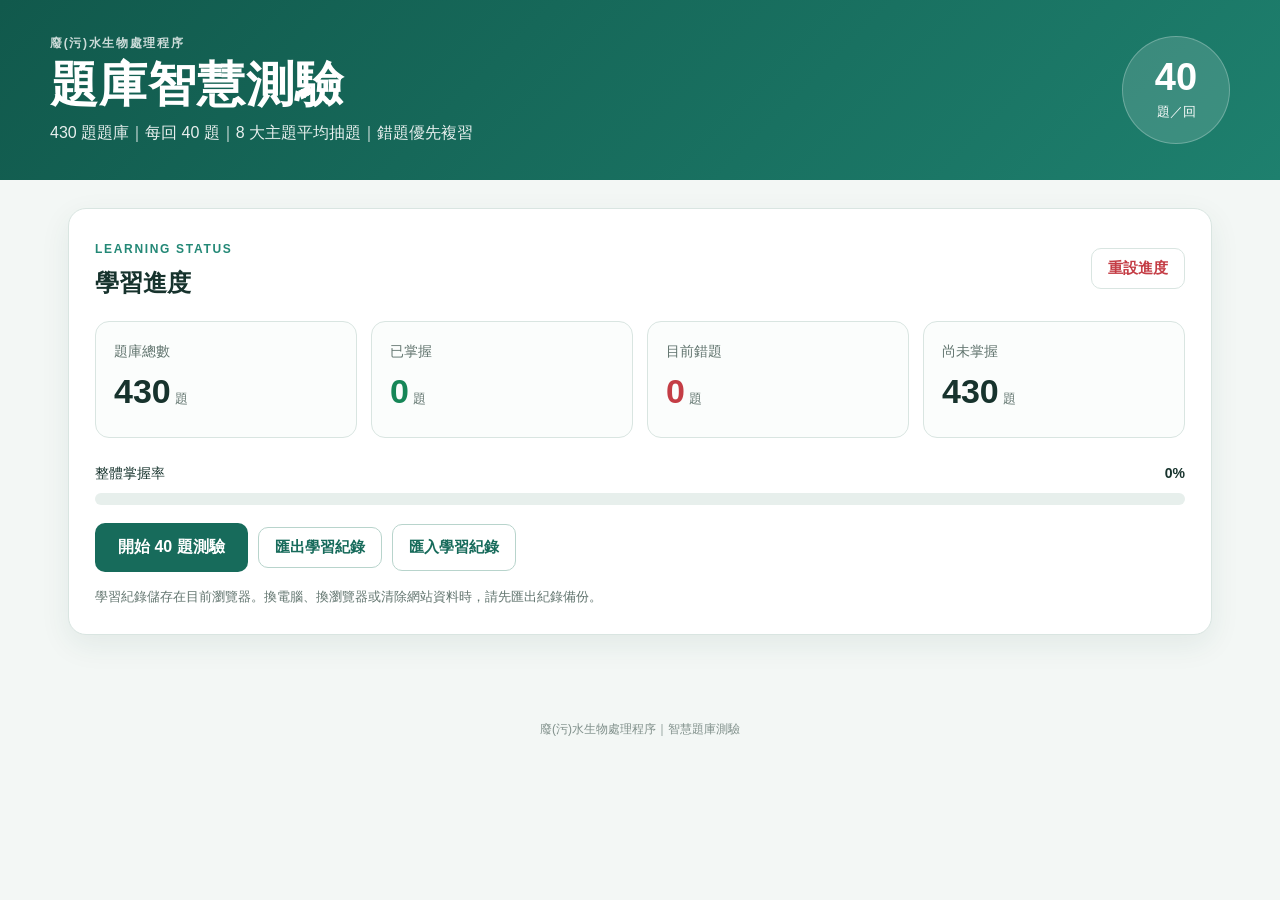
<file: index.html>
<!doctype html>
<html lang="zh-Hant">
<head>
  <meta charset="utf-8" />
  <meta name="viewport" content="width=device-width,initial-scale=1" />
  <meta name="theme-color" content="#176b5b" />
  <title>廢(污)水生物處理程序｜題庫測驗</title>
  <link rel="stylesheet" href="style.css" />
</head>
<body>
  <header class="hero">
    <div class="hero-inner">
      <div>
        <p class="eyebrow">廢(污)水生物處理程序</p>
        <h1>題庫智慧測驗</h1>
        <p class="subtitle">430 題題庫｜每回 40 題｜8 大主題平均抽題｜錯題優先複習</p>
      </div>
      <div class="hero-badge" aria-label="本回題數"><strong>40</strong><span>題／回</span></div>
    </div>
  </header>

  <main class="shell">
    <section id="dashboard" class="panel dashboard">
      <div class="section-head">
        <div><span class="kicker">LEARNING STATUS</span><h2>學習進度</h2></div>
        <button id="resetBtn" class="btn ghost danger-text" type="button">重設進度</button>
      </div>
      <div class="stats-grid">
        <div class="stat-card"><span>題庫總數</span><strong id="statTotal">430</strong><small>題</small></div>
        <div class="stat-card success"><span>已掌握</span><strong id="statMastered">0</strong><small>題</small></div>
        <div class="stat-card danger"><span>目前錯題</span><strong id="statWrong">0</strong><small>題</small></div>
        <div class="stat-card"><span>尚未掌握</span><strong id="statRemaining">430</strong><small>題</small></div>
      </div>
      <div class="progress-block">
        <div class="progress-row"><span>整體掌握率</span><strong id="masteryText">0%</strong></div>
        <div class="progress-track"><div id="masteryBar" class="progress-fill"></div></div>
      </div>
      <div class="dashboard-actions">
        <button id="startBtn" class="btn primary big" type="button">開始 40 題測驗</button>
        <button id="exportBtn" class="btn secondary" type="button">匯出學習紀錄</button>
        <label class="btn secondary file-btn">匯入學習紀錄<input id="importInput" type="file" accept="application/json,.json" /></label>
      </div>
      <p class="local-note">學習紀錄儲存在目前瀏覽器。換電腦、換瀏覽器或清除網站資料時，請先匯出紀錄備份。</p>
    </section>

    <section id="quizView" class="hidden">
      <div class="quiz-toolbar panel sticky">
        <div><span class="kicker">CURRENT QUIZ</span><h2>本回測驗 <span id="quizCount"></span></h2></div>
        <div class="quiz-status"><span id="answeredCount">已答 0 / 40</span><button id="submitTopBtn" class="btn primary" type="button">交卷</button></div>
      </div>
      <div class="quiz-layout">
        <aside class="panel navigator-wrap"><h3>題號</h3><div id="navigator" class="navigator"></div><div class="legend"><span><i class="dot done"></i>已作答</span><span><i class="dot todo"></i>未作答</span></div></aside>
        <div id="questionsContainer" class="questions"></div>
      </div>
      <div class="submit-zone panel"><p id="submitHint">完成後交卷，即可查看成績、答案與弱項分析。</p><button id="submitBtn" class="btn primary big" type="button">交卷並查看結果</button></div>
    </section>

    <section id="resultView" class="hidden">
      <div class="panel result-hero">
        <span class="kicker">RESULT</span><h2>本回測驗結果</h2>
        <div class="score-ring"><strong id="scorePct">0</strong><span>分</span></div>
        <div class="result-metrics">
          <div><strong id="correctCount">0</strong><span>答對</span></div>
          <div><strong id="wrongCount">0</strong><span>答錯</span></div>
          <div><strong id="blankCount">0</strong><span>未作答</span></div>
        </div>
      </div>

      <div class="panel analysis-panel">
        <div class="section-head"><div><span class="kicker">ANALYSIS</span><h2>答題分析與弱項</h2></div></div>
        <div id="analysisSummary" class="analysis-summary"></div>
        <div id="categoryAnalysis" class="category-analysis"></div>
        <div id="weaknessBox" class="weakness-box"></div>
      </div>

      <div class="section-head result-list-head"><div><span class="kicker">REVIEW</span><h2>逐題答案</h2></div><button id="nextRoundBtn" class="btn primary" type="button">下一回合</button></div>
      <div id="reviewContainer" class="review-list"></div>
      <div class="bottom-actions panel"><button id="nextRoundBottomBtn" class="btn primary big" type="button">進行下一回合</button><button id="homeBtn" class="btn secondary" type="button">回學習進度</button></div>
    </section>
  </main>

  <footer>廢(污)水生物處理程序｜智慧題庫測驗</footer>
  <script src="questions.js"></script>
  <script src="app.js"></script>
</body>
</html>
</file>
<file: style.css>
:root{--bg:#f3f7f5;--paper:#fff;--ink:#17332d;--muted:#62756f;--line:#d9e5e1;--primary:#176b5b;--primary2:#238876;--soft:#e8f5f0;--good:#168657;--goodbg:#eaf8f1;--bad:#c43d45;--badbg:#fff0f1;--warn:#a86a00;--warnbg:#fff7e5;--shadow:0 10px 30px rgba(25,74,63,.08);--radius:18px}
*{box-sizing:border-box}html{scroll-behavior:smooth}body{margin:0;background:var(--bg);color:var(--ink);font-family:-apple-system,BlinkMacSystemFont,"Segoe UI","Noto Sans TC","Microsoft JhengHei",sans-serif;line-height:1.65}.hero{background:linear-gradient(135deg,#11594c,#1e806e);color:#fff;padding:34px 20px}.hero-inner{max-width:1180px;margin:auto;display:flex;align-items:center;justify-content:space-between;gap:20px}.hero h1{font-size:clamp(30px,5vw,48px);line-height:1.1;margin:5px 0 8px;letter-spacing:.02em}.subtitle{margin:0;opacity:.9}.eyebrow,.kicker{font-size:12px;letter-spacing:.14em;font-weight:800;text-transform:uppercase}.eyebrow{opacity:.78;margin:0}.hero-badge{width:108px;height:108px;border-radius:50%;background:rgba(255,255,255,.14);border:1px solid rgba(255,255,255,.25);display:flex;flex-direction:column;align-items:center;justify-content:center;flex:none}.hero-badge strong{font-size:38px;line-height:1}.hero-badge span{font-size:13px;margin-top:5px}.shell{max-width:1180px;margin:28px auto 60px;padding:0 18px}.panel{background:var(--paper);border:1px solid var(--line);border-radius:var(--radius);box-shadow:var(--shadow)}.dashboard{padding:26px}.section-head{display:flex;justify-content:space-between;align-items:center;gap:16px;margin-bottom:18px}.section-head h2{margin:2px 0 0;font-size:24px}.kicker{color:var(--primary2)}.stats-grid{display:grid;grid-template-columns:repeat(4,1fr);gap:14px}.stat-card{padding:18px;border:1px solid var(--line);border-radius:14px;background:#fbfdfc}.stat-card span{display:block;color:var(--muted);font-size:14px}.stat-card strong{font-size:34px;margin-right:4px}.stat-card small{color:var(--muted)}.stat-card.success strong{color:var(--good)}.stat-card.danger strong{color:var(--bad)}.progress-block{margin:24px 0 18px}.progress-row{display:flex;justify-content:space-between;font-size:14px;margin-bottom:8px}.progress-track{height:12px;background:#e7efec;border-radius:999px;overflow:hidden}.progress-fill{height:100%;width:0;background:linear-gradient(90deg,var(--primary),#38a98f);transition:width .35s}.dashboard-actions{display:flex;gap:10px;flex-wrap:wrap;align-items:center}.btn{appearance:none;border:1px solid transparent;border-radius:10px;padding:10px 16px;font-size:15px;font-weight:750;cursor:pointer;transition:.18s;text-decoration:none;display:inline-flex;align-items:center;justify-content:center;gap:8px}.btn:hover{transform:translateY(-1px)}.btn.primary{background:var(--primary);color:#fff}.btn.primary:hover{background:#12594c}.btn.secondary{background:#fff;color:var(--primary);border-color:#b8d4cc}.btn.ghost{background:transparent;border-color:var(--line);color:var(--muted)}.btn.big{padding:13px 22px;font-size:16px}.danger-text{color:var(--bad)!important}.file-btn input{display:none}.local-note{margin:14px 0 0;color:var(--muted);font-size:13px}.hidden{display:none!important}.quiz-toolbar{padding:18px 20px;display:flex;justify-content:space-between;align-items:center;gap:15px;margin-bottom:16px}.quiz-toolbar h2{margin:2px 0 0}.sticky{position:sticky;top:8px;z-index:20}.quiz-status{display:flex;align-items:center;gap:12px;color:var(--muted);font-size:14px}.quiz-layout{display:grid;grid-template-columns:210px 1fr;gap:16px;align-items:start}.navigator-wrap{padding:18px;position:sticky;top:104px}.navigator-wrap h3{margin:0 0 12px}.navigator{display:grid;grid-template-columns:repeat(5,1fr);gap:7px}.nav-q{width:100%;aspect-ratio:1;border-radius:8px;border:1px solid #cfded9;background:#fff;color:var(--muted);cursor:pointer;font-weight:750}.nav-q.answered{background:var(--soft);border-color:#82b9aa;color:var(--primary)}.legend{display:flex;flex-direction:column;gap:6px;font-size:12px;color:var(--muted);margin-top:14px}.dot{display:inline-block;width:9px;height:9px;border-radius:50%;margin-right:6px}.dot.done{background:#79b8a7}.dot.todo{background:#d8e2df}.questions{display:flex;flex-direction:column;gap:14px}.question-card{scroll-margin-top:110px;background:#fff;border:1px solid var(--line);border-radius:var(--radius);box-shadow:var(--shadow);padding:22px}.q-meta{display:flex;justify-content:space-between;gap:10px;color:var(--muted);font-size:12px;margin-bottom:8px}.category-pill{background:var(--soft);color:var(--primary);border-radius:999px;padding:3px 9px;font-weight:700}.question-card h3{font-size:18px;line-height:1.65;margin:6px 0 16px}.option-list{display:grid;gap:9px}.option{display:flex;gap:10px;align-items:flex-start;border:1px solid #d9e4e0;border-radius:12px;padding:12px 13px;cursor:pointer;transition:.16s;background:#fff}.option:hover{border-color:#8bbcad;background:#fbfefd}.option input{margin-top:5px;accent-color:var(--primary)}.option .letter{width:26px;height:26px;border-radius:50%;background:#edf4f1;display:flex;align-items:center;justify-content:center;flex:none;font-weight:800;color:var(--primary)}.option:has(input:checked){border-color:#5da58f;background:var(--soft)}.submit-zone{margin:18px 0;padding:22px;display:flex;justify-content:space-between;align-items:center;gap:15px}.submit-zone p{margin:0;color:var(--muted)}.result-hero{text-align:center;padding:28px}.result-hero h2{margin:5px 0 14px}.score-ring{width:140px;height:140px;border-radius:50%;border:12px solid #dbeee8;margin:0 auto 18px;display:flex;align-items:center;justify-content:center;flex-direction:column;color:var(--primary);background:#fbfefd}.score-ring strong{font-size:46px;line-height:1}.score-ring span{font-size:13px;color:var(--muted)}.result-metrics{display:flex;justify-content:center;gap:42px}.result-metrics div{display:flex;flex-direction:column}.result-metrics strong{font-size:25px}.result-metrics span{font-size:12px;color:var(--muted)}.analysis-panel{padding:24px;margin-top:16px}.analysis-summary{background:#f8fbfa;border:1px solid var(--line);border-radius:12px;padding:14px 16px;margin-bottom:14px}.category-analysis{display:grid;gap:10px}.cat-row{display:grid;grid-template-columns:minmax(200px,1.6fr) 2fr 70px;gap:12px;align-items:center;font-size:14px}.cat-bar{height:9px;background:#e7efec;border-radius:999px;overflow:hidden}.cat-bar span{display:block;height:100%;background:var(--primary2);border-radius:999px}.cat-score{text-align:right;font-weight:800}.weakness-box{margin-top:18px;padding:16px;border-radius:12px;background:var(--warnbg);border:1px solid #ecd59d}.weakness-box.good{background:var(--goodbg);border-color:#b8e3cf}.weakness-box h3{margin:0 0 7px;font-size:17px}.weakness-box ul{margin:5px 0 0;padding-left:20px}.result-list-head{margin:28px 2px 12px}.review-list{display:grid;gap:12px}.review-card{background:#fff;border:2px solid var(--line);border-radius:16px;padding:20px;box-shadow:var(--shadow)}.review-card.correct{border-color:#84c9a8;background:var(--goodbg)}.review-card.wrong{border-color:#e3979c;background:var(--badbg)}.review-card.blank{border-color:#e3c77f;background:var(--warnbg)}.review-card h3{margin:8px 0 12px;font-size:17px}.review-status{font-weight:850}.review-card.correct .review-status{color:var(--good)}.review-card.wrong .review-status{color:var(--bad)}.review-card.blank .review-status{color:var(--warn)}.answer-lines{display:grid;gap:5px;font-size:14px}.answer-lines strong{color:var(--ink)}.option-review{padding:8px 10px;border-radius:8px;background:rgba(255,255,255,.62);margin-top:5px}.option-review.correct-answer{outline:2px solid rgba(22,134,87,.35)}.option-review.user-wrong{outline:2px solid rgba(196,61,69,.35)}.bottom-actions{margin-top:18px;padding:20px;display:flex;gap:10px;justify-content:center}footer{text-align:center;color:#80908b;padding:25px;font-size:12px}
@media(max-width:850px){.stats-grid{grid-template-columns:repeat(2,1fr)}.quiz-layout{grid-template-columns:1fr}.navigator-wrap{position:static}.navigator{grid-template-columns:repeat(10,1fr)}.cat-row{grid-template-columns:1fr 1.4fr 55px}.sticky{top:0;border-radius:0}.hero-badge{display:none}}
@media(max-width:560px){.hero{padding:26px 16px}.shell{padding:0 10px;margin-top:14px}.dashboard,.analysis-panel{padding:18px}.stats-grid{gap:8px}.stat-card{padding:13px}.stat-card strong{font-size:27px}.dashboard-actions,.submit-zone,.quiz-toolbar{align-items:stretch;flex-direction:column}.btn{width:100%}.quiz-status{width:100%;justify-content:space-between}.quiz-status .btn{width:auto}.navigator{grid-template-columns:repeat(8,1fr)}.question-card{padding:17px}.question-card h3{font-size:16px}.result-metrics{gap:24px}.section-head{align-items:flex-start}.result-list-head .btn{width:auto}.cat-row{grid-template-columns:1fr 60px}.cat-bar{grid-column:1/3}.bottom-actions{flex-direction:column}}
</file>
